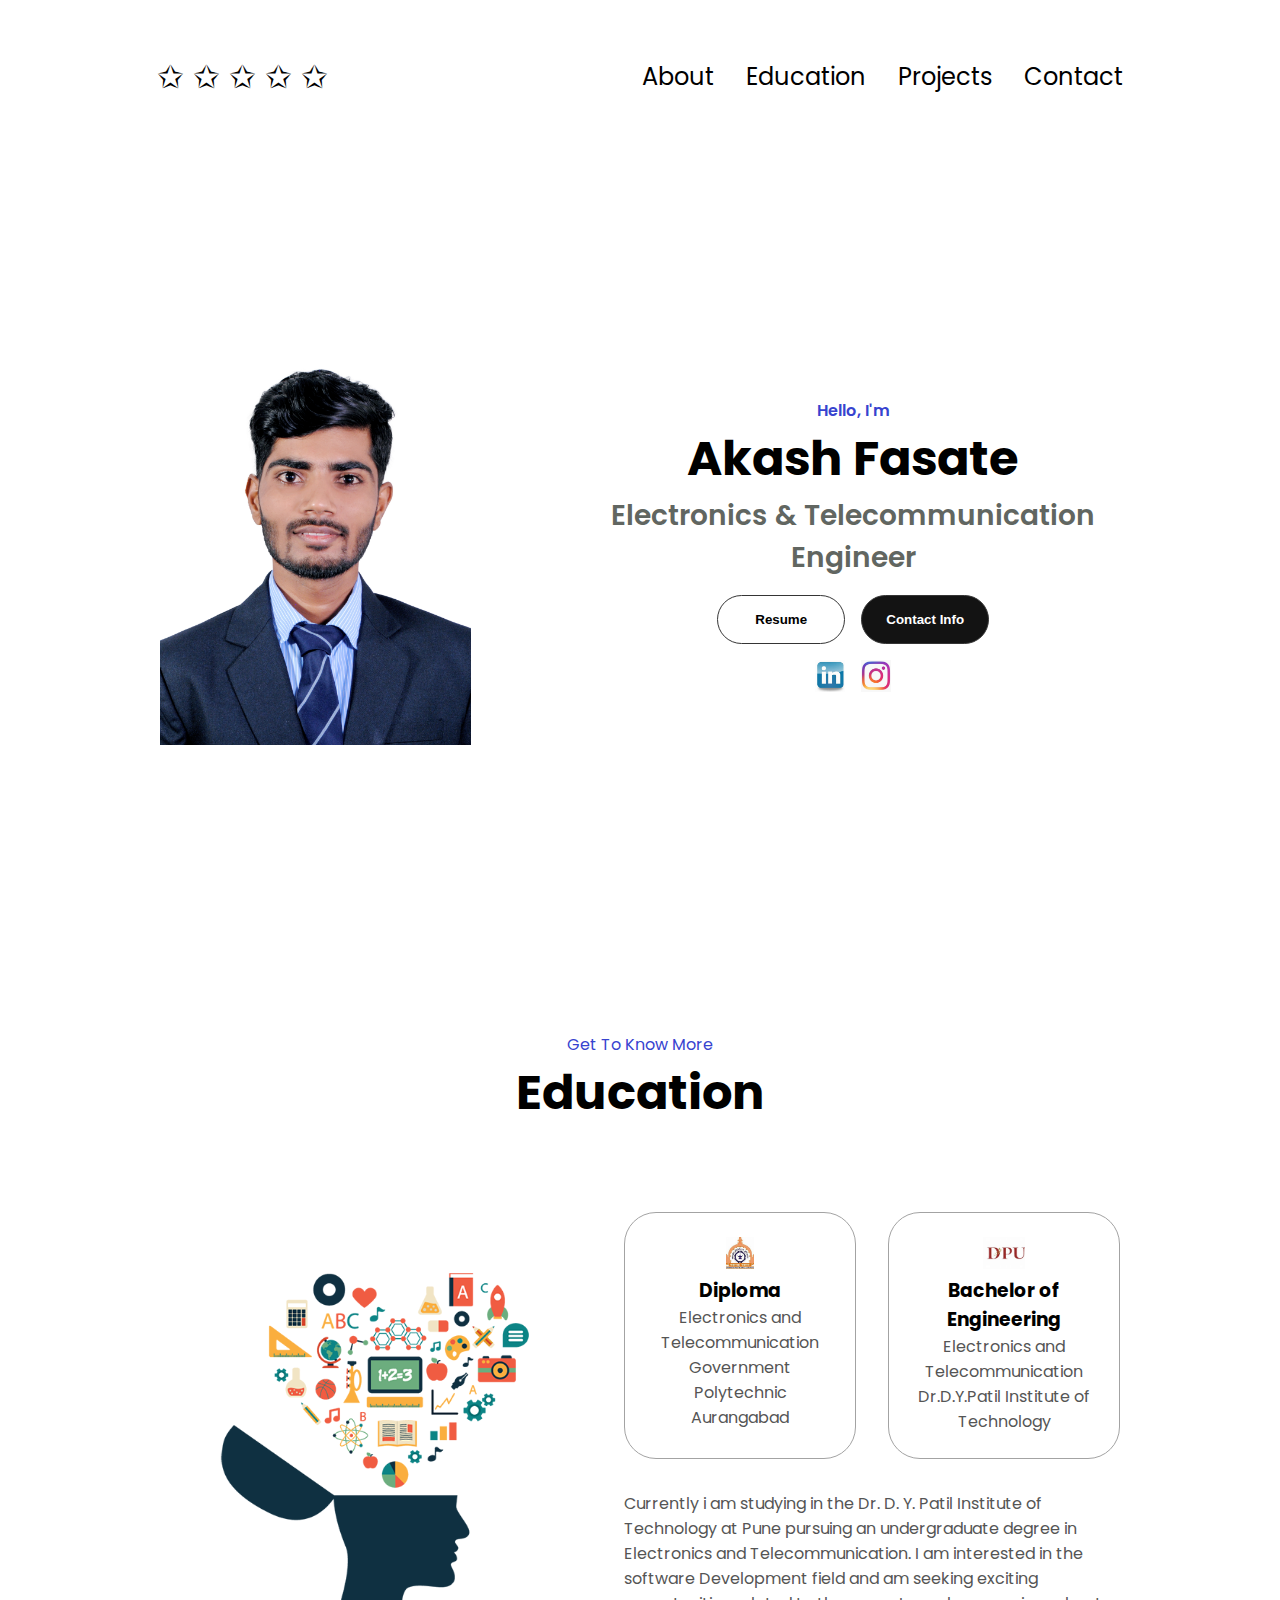
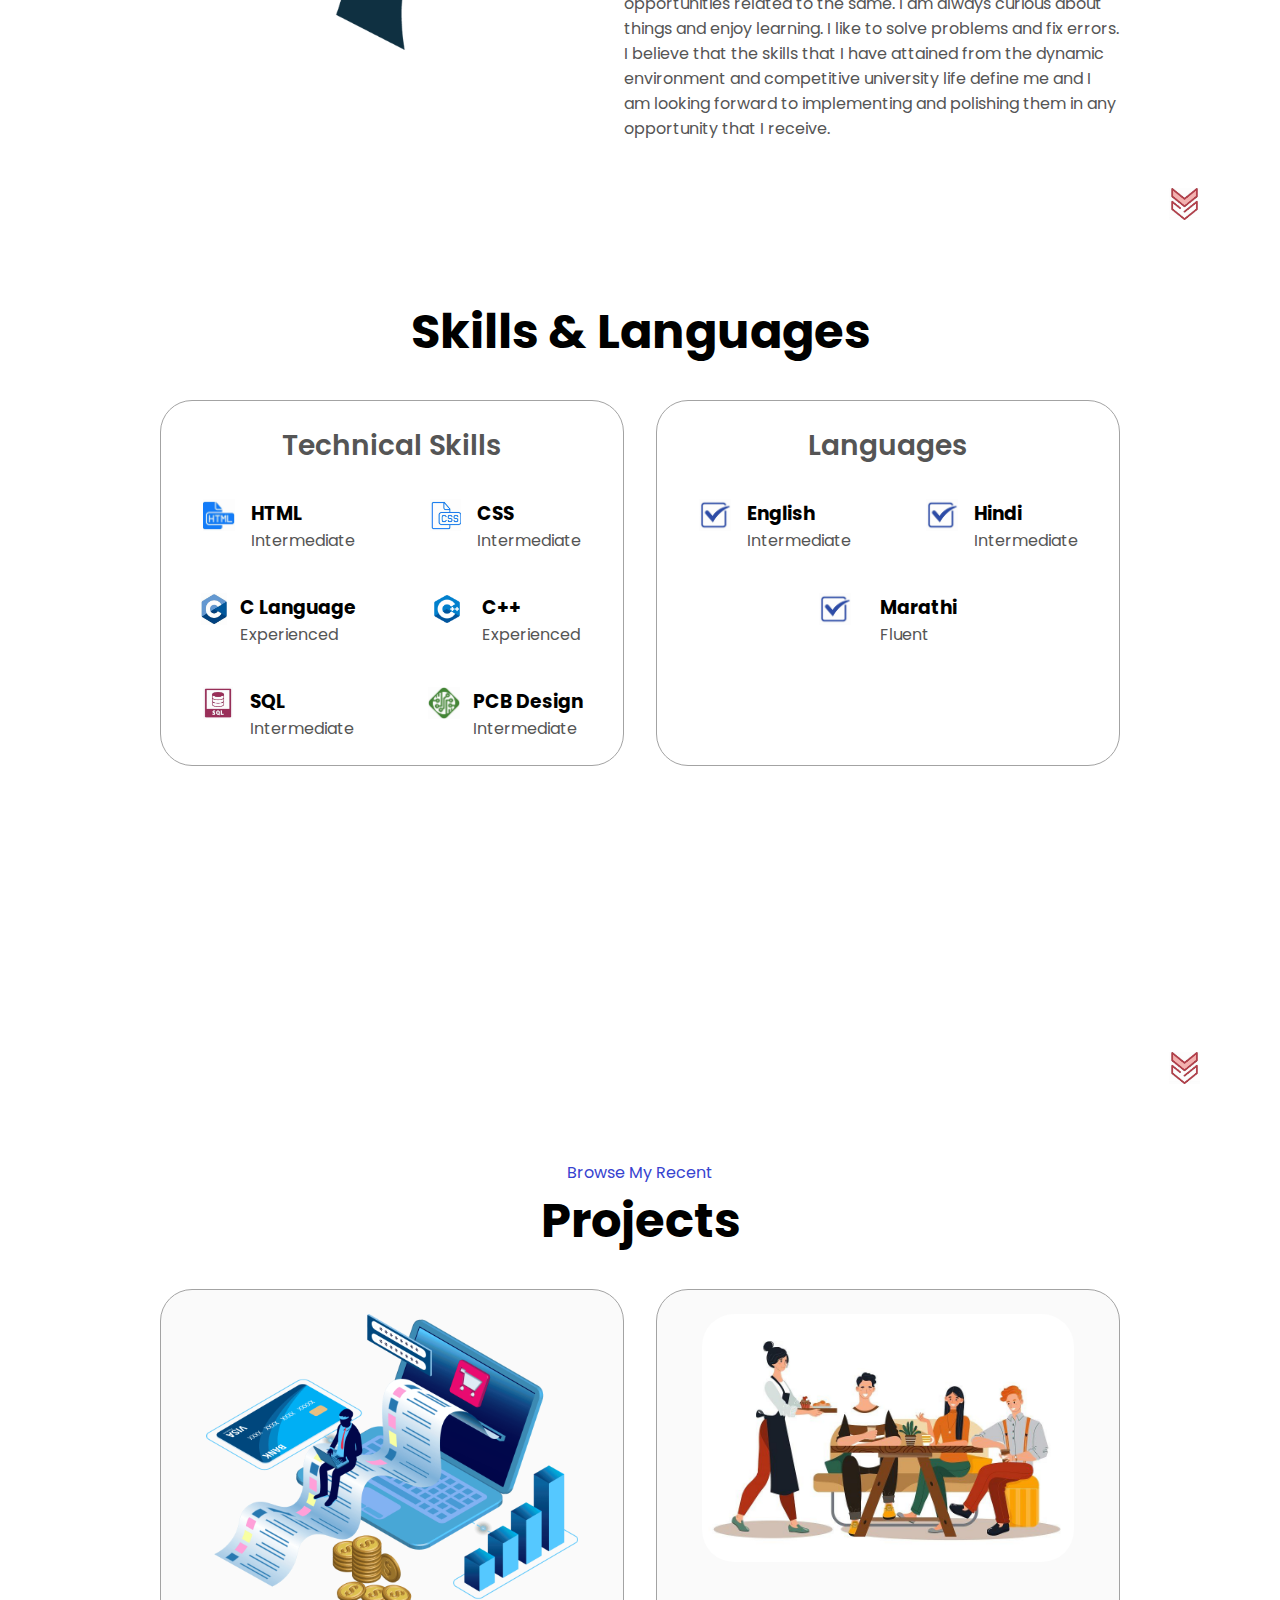
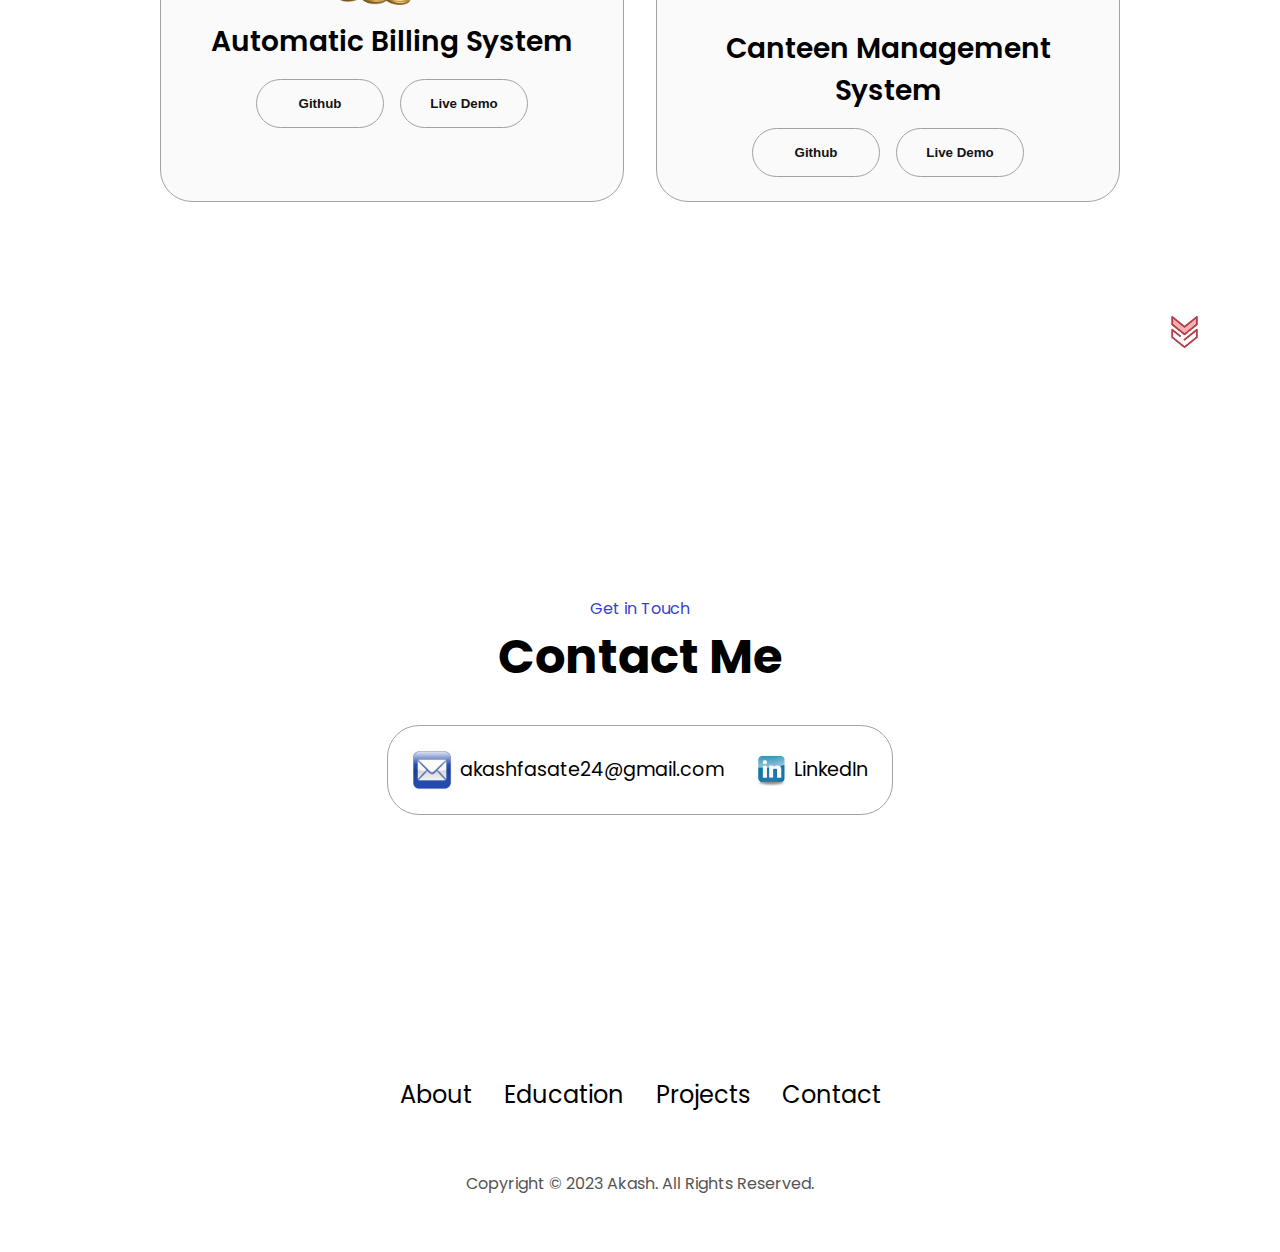
<file: index.html>
<!DOCTYPE html>
<html lang="en">
  <head>
    <meta charset="UTF-8" />
    <meta http-equiv="X-UA-Compatible" content="IE=edge" />
    <link rel="shortcut icon" href="Akash photo.jpg" type="image/x-icon">
    <meta name="viewport" content="width=device-width, initial-scale=1.0" />
    <title>Akash Fasate</title>
    <link rel="stylesheet" href="style.css" />
    <link rel="stylesheet" href="mediaqueries.css" />
  </head>
  <body>
    <nav id="desktop-nav">
      <div class="logo"> &#10025  &#10025 &#10025 &#10025 &#10025</div>
      <div>
        <ul class="nav-links">
          <li><a href="#about">About</a></li>
          <li><a href="#experience">Education</a></li>
          <li><a href="#projects">Projects</a></li>
          <li><a href="#contact">Contact</a></li>
        </ul>
      </div>
    </nav>
    <nav id="hamburger-nav">
      <div class="logo">&#10025  &#10025 &#10025 &#10025 &#10025</div>
      <div class="hamburger-menu">
        <div class="hamburger-icon" onclick="toggleMenu()">
          <span></span>
          <span></span>
          <span></span>
        </div>
        <div class="menu-links">
          <li><a href="#about" onclick="toggleMenu()">About</a></li>
          <li><a href="#experience" onclick="toggleMenu()">Experience</a></li>
          <li><a href="#projects" onclick="toggleMenu()">Projects</a></li>
          <li><a href="#contact" onclick="toggleMenu()">Contact</a></li>
        </div>
      </div>
    </nav>
    <section id="profile">
      <div class="section__pic-container">
        <img src="Akash photo.jpg" alt="Akash profile picture" />
      </div>
      <div class="section__text">
        <p class="section_text_p1">Hello, I'm</p>
        <h1 class="title">Akash Fasate</h1>
        <p class="section_text_p2">Electronics & Telecommunication Engineer</p>
        <div class="btn-container">
          <button
            class="btn btn-color-2">
            <a href="Resume.html">Resume</a>
           
          </button>
          <button class="btn btn-color-1" onclick="location.href='./#contact'">
            Contact Info
          </button>
        </div>
        <div id="socials-container">
          <img
            src="linked in.jpeg"
            alt="My LinkedIn profile"
            class="icon"
            onclick="location.href='https://linkedin.com/'"
          />
          <img
            src="insta.jpeg"
            alt="My insta profile"
            class="icon"
            onclick="location.href='https://instagram.com/_akash_fasate_24?utm_source=qr&igshid=NGExMmI2YTkyZg%3D%3D'"
          />
        </div>
      </div>
    </section>
    <section id="about">
      <p class="section_text_p1">Get To Know More</p>
      <h1 class="title">Education</h1>
      <div class="section-container">
        <div class="section__pic-container">
          <img
            src="main.png"
            alt="eduaction picture"
            class="about-pic"
          />
        </div>
        <div class="about-details-container">
          <div class="about-containers">
            <div class="details-container">
              <img
                src="gpa.jpeg"
                alt="Experience icon"
                class="icon"
              />
              <h3>Diploma</h3>
              <p>Electronics and Telecommunication<br />Government Polytechnic Aurangabad</p>
            </div>
            <div class="details-container">
              <img
                src="dpu.jpeg"
                alt="Education icon"
                class="icon"
              />
              <h3>Bachelor of Engineering</h3>
              <p>Electronics and Telecommunication<br />Dr.D.Y.Patil Institute of Technology</p>
            </div>
          </div>
          <div class="text-container">
            <p>
                Currently i am studying in the Dr. D. Y. Patil Institute of Technology at Pune  pursuing an undergraduate degree in Electronics and Telecommunication. I am interested in the software Development field and am seeking exciting opportunities related to the same. I am always curious about things and enjoy learning. I like to solve problems and fix errors. I believe that the skills that I have attained from the dynamic environment and competitive university life define me and I am looking forward to implementing and polishing them in any opportunity that I receive.
            </p>
          </div>
        </div>
      </div>
      <img
        src="arrow.jpeg"
        alt="Arrow icon"
        class="icon arrow"
        onclick="location.href='./#experience'"
      />
    </section>
    <section id="experience">
      <p class="section_text_p1"></p>
      <h1 class="title">Skills & Languages</h1>
      <div class="experience-details-container">
        <div class="about-containers">
          <div class="details-container">
            <h2 class="experience-sub-title">Technical Skills</h2>
            <div class="article-container">
              <article>
                <img
                  src="html.jpeg"
                  alt="html icon"
                  class="icon"
                />
                <div>
                  <h3>HTML</h3>
                  <p>Intermediate</p>
                </div>
              </article>
              <article>
                <img
                  src="css.jpeg"
                  alt="css icon"
                  class="icon"
                />
                <div>
                  <h3>CSS</h3>
                  <p>Intermediate</p>
                </div>
              </article>
              <article>
                <img
                  src="c.jpeg"
                  alt="c icon"
                  class="icon"
                />
                <div>
                  <h3>C Language</h3>
                  <p>Experienced</p>
                </div>
              </article>
              <article>
                <img
                  src="cpp.png"
                  alt="cpp icon"
                  class="icon"
                />
                <div>
                  <h3>C++</h3>
                  <p>Experienced</p>
                </div>
              </article>
              <article>
                <img
                  src="sql.jpeg"
                  alt="sql icon"
                  class="icon"
                />
                <div>
                  <h3>SQL</h3>
                  <p>Intermediate</p>
                </div>
              </article>
              <article>
                <img
                  src="pcb.jpeg"
                  alt="pcb"
                  class="icon"
                />
                <div>
                  <h3>PCB Design</h3>
                  <p>Intermediate</p>
                </div>
              </article>
            </div>
          </div>
          <div class="details-container">
            <h2 class="experience-sub-title">Languages</h2>
            <div class="article-container">
              <article>
                <img
                  src="right.jpeg"
                  alt="Experience icon"
                  class="icon"
                />
                <div>
                  <h3>English</h3>
                  <p>Intermediate</p>
                </div>
              </article>
              <article>
                <img
                  src="right.jpeg"
                  alt="Experience icon"
                  class="icon"
                />
                <div>
                  <h3>Hindi</h3>
                  <p>Intermediate</p>
                </div>
              </article>
              <article>
                <img
                  src="right.jpeg"
                  alt="Experience icon"
                  class="icon"
                />
                <div>
                  <h3>Marathi</h3>
                  <p>Fluent</p>
                </div>
              </article>
             
            </div>
          </div>
        </div>
      </div>
      <img
        src="arrow.jpeg"
        alt="Arrow icon"
        class="icon arrow"
        onclick="location.href='./#projects'"
      />
    </section>
    <section id="projects">
      <p class="section_text_p1">Browse My Recent</p>
      <h1 class="title">Projects</h1>
      <div class="experience-details-container">
        <div class="about-containers">
          <div class="details-container color-container">
            <div class="article-container">
              <img
                src="ak44.png"
                alt="Project 1"
                class="project-img"
              />
            </div>
            <h2 class="experience-sub-title project-title">Automatic Billing System</h2>
            <div class="btn-container">
              <button
                class="btn btn-color-2 project-btn"
                onclick="location.href='https://github.com/AkashFasate24'"
              >
                Github
              </button>
              <button
                class="btn btn-color-2 project-btn"
                onclick="location.href='https://github.com/AkashFasate24'"
              >
                Live Demo
              </button>
            </div>
          </div>
          <div class="details-container color-container">
            <div class="article-container">
              <img
                src="ak11.jpg"
                alt="Project 2"
                class="project-img"
              />
            </div>
            <br/>
            <br/>
            <h2 class="experience-sub-title project-title">Canteen Management System</h2>
            <div class="btn-container">
              <button
                class="btn btn-color-2 project-btn"
                onclick="location.href='https://github.com/AkashFasate24/Canteen-'"
              >
                Github
              </button>
              <button
                class="btn btn-color-2 project-btn"
                onclick="location.href='https://github.com/AkashFasate24/Canteen-'"
              >
                Live Demo
              </button>
            </div>
          </div>
         
        </div>
      </div>
      <img
        src="arrow.jpeg"
        alt="Arrow icon"
        class="icon arrow"
        onclick="location.href='./#projects'"
      />
    </section>
    <section id="contact">
      <p class="section_text_p1">Get in Touch</p>
      <h1 class="title">Contact Me</h1>
      <div class="contact-info-upper-container">
        <div class="contact-info-container">
          <img
            src="email.jpeg"
            alt="Email icon"
            class="icon contact-icon email-icon"
          />
          <p><a href="mailto:examplemail@gmail.com">akashfasate24@gmail.com</a></p>
        </div>
        <div class="contact-info-container">
          <img
            src="linked in.jpeg"
            alt="LinkedIn icon"
            class="icon contact-icon"
          />
          <p><a href="https://www.linkedin.com/in/akash-fasate-5a538923b">LinkedIn</a></p>
        </div>
      </div>
    </section>
    <footer>
      <nav>
        <div class="nav-links-container">
          <ul class="nav-links">
            <li><a href="#about">About</a></li>
            <li><a href="#experience">Education</a></li>
            <li><a href="#projects">Projects</a></li>
            <li><a href="#contact">Contact</a></li>
          </ul>
        </div>
      </nav>
      <p>Copyright &#169; 2023 Akash. All Rights Reserved.</p>
    </footer>
    <script src="script.js"></script>
  </body>
</html>
</file>
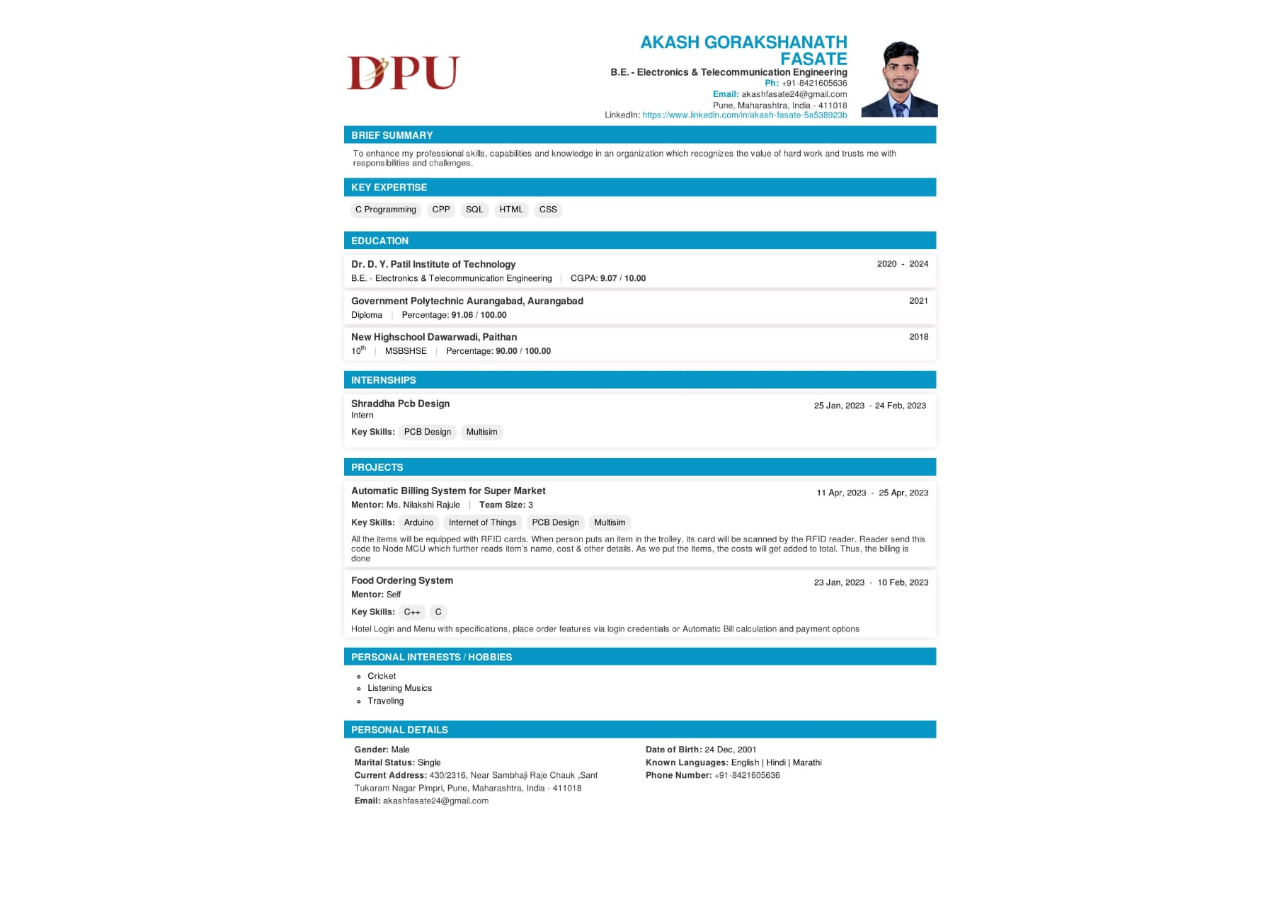
<file: Resume.html>
<!DOCTYPE html>
<html lang="en">
<head>
    <meta charset="UTF-8">
    <meta name="viewport" content="width=device-width, initial-scale=1.0">
    <title>Resume download</title>
    <style>
        *{
            padding: 0;
            margin: 0;
            box-sizing: border-box;
        }
        .res{
            display: flex;
            justify-content: center;
           
        }
        img{
            width: 50%;
            height: 50%;
        }
    </style>
</head>
<body>
    <div class="res">
       <img src="resume.jpg" alt="Resume of Akash">
    </div>
</body>
</html>
</file>
<file: style.css>
/* GENERAL */

@import url("https://fonts.googleapis.com/css2?family=Poppins:wght@300;400;500;600&display=swap");

* {
  margin: 0;
  padding: 0;
}

body {
  font-family: "Poppins", sans-serif;
  
}

html {
  scroll-behavior: smooth;
}

p {
  color: rgb(85, 85, 85);
}

/* TRANSITION */

a,
.btn {
  transition: all 300ms ease;
}

/* DESKTOP NAV */

nav,
.nav-links {
  display: flex;
}

nav {
  justify-content: space-around;
  align-items: center;
  height: 17vh;
}

.nav-links {
  gap: 2rem;
  list-style: none;
  font-size: 1.5rem;
}

a {
  color: black;
  text-decoration: none;
  text-decoration-color: white;
}

a:hover {
  color: rgba(87, 90, 215, 0.899);
  text-decoration: underline;
  text-underline-offset: 1rem;
  text-decoration-color: rgb(240, 6, 6);
}

.logo {
  font-size: 2rem;
  
}

.logo:hover {
  cursor: default;
  color: rgba(226, 68, 20, 0.899);
}

/* HAMBURGER MENU */

#hamburger-nav {
  display: none;
}

.hamburger-menu {
  position: relative;
  display: inline-block;
}

.hamburger-icon {
  display: flex;
  flex-direction: column;
  justify-content: space-between;
  height: 24px;
  width: 30px;
  cursor: pointer;
}

.hamburger-icon span {
  width: 100%;
  height: 2px;
  background-color: black;
  transition: all 0.3 ease-in-out;
}

.menu-links {
  position: absolute;
  top: 100%;
  right: 0;
  background-color: white;
  width: fit-content;
  max-height: 0;
  overflow: hidden;
  transition: all 0.3 ease-in-out;
}

.menu-links a {
  display: block;
  padding: 10px;
  text-align: center;
  font-size: 1.5rem;
  color: black;
  text-decoration: none;
  transition: all 0.3 ease-in-out;
}

.menu-links li {
  list-style: none;
}

.menu-links.open {
  max-height: 300px;
}

.hamburger-icon.open span:first-child {
  transform: rotate(45deg) translate(10px, 5px);
}

.hamburger-icon.open span:nth-child(2) {
  opacity: 0;
}

.hamburger-icon.open span:last-child {
  transform: rotate(-45deg) translate(10px, -5px);
}

.hamburger-icon span:first-child {
  transform: none;
}

.hamburger-icon span:first-child {
  opacity: 1;
}

.hamburger-icon span:first-child {
  transform: none;
}

/* SECTIONS */

section {
  padding-top: 4vh;
  height: 96vh;
  margin: 0 10rem;
  box-sizing: border-box;
  min-height: fit-content;
}

.section-container {
  display: flex;
}

/* PROFILE SECTION */

#profile {
  display: flex;
  justify-content: center;
  gap: 5rem;
  height: 80vh;
}

.section__pic-container {
  display: flex;
  height: 400px;
  width: 400px;
  margin: auto 0;
  
}

.section__text {
  align-self: center;
  text-align: center;
}

.section__text p {
  font-weight: 600;
}

.section_text_p1 {
  text-align: center;
  color: rgb(55, 67, 207);
}

.section_text_p2 {
  font-size: 1.75rem;
  margin-bottom: 1rem;
  color: rgb(97, 102, 97);
}

.title {
  font-size: 3rem;
  text-align: center;
}

#socials-container {
  display: flex;
  justify-content: center;
  margin-top: 1rem;
  gap: 1rem;
}

/* ICONS */

.icon {
  cursor: pointer;
  height: 2rem;
}

/* BUTTONS */

.btn-container {
  display: flex;
  justify-content: center;
  gap: 1rem;
}

.btn {
  font-weight: 600;
  transition: all 300ms ease;
  padding: 1rem;
  width: 8rem;
  border-radius: 2rem;
}

.btn-color-1,
.btn-color-2 {
  border: rgb(53, 53, 53) 0.1rem solid;
}

.btn-color-1:hover,
.btn-color-2:hover {
  cursor: pointer;
  
}

.btn-color-1,
.btn-color-2:hover {
  background: rgb(19, 19, 19);
  color: white;
  
}

.btn-color-1:hover {
  background: rgb(0, 0, 0);
}

.btn-color-2 {
  background: none;
}

.btn-color-2:hover {
  border: rgb(255, 255, 255) 0.1rem solid;
}

.btn-container {
  gap: 1rem;
}

/* ABOUT SECTION */

#about {
  position: relative;
}

.about-containers {
  gap: 2rem;
  margin-bottom: 2rem;
  margin-top: 2rem;
}

.about-details-container {
  justify-content: center;
  flex-direction: column;
}

.about-containers,
.about-details-container {
  display: flex;
}

.about-pic {
  border-radius: 2rem;
  
}

.arrow {
  position: absolute;
  right: -5rem;
  bottom: 2.5rem;
}

.details-container {
  padding: 1.5rem;
  flex: 1;
  background: white;
  border-radius: 2rem;
  border: rgb(53, 53, 53) 0.1rem solid;
  border-color: rgb(163, 163, 163);
  text-align: center;
}

.section-container {
  gap: 4rem;
  height: 80%;
}

.section__pic-container {
  height: 400px;
  width: 400px;
  margin: auto 0;
}

/* EXPERIENCE SECTION */

#experience {
  position: relative;
}

.experience-sub-title {
  color: rgb(85, 85, 85);
  font-weight: 600;
  font-size: 1.75rem;
  margin-bottom: 2rem;
  display: flex;
  flex-direction: column;

}

.experience-details-container {
  display: flex;
  justify-content: center;
  flex-direction: column;
}

.article-container {
  display: flex;
  text-align: initial;
  flex-wrap: wrap;
  flex-direction: row;
  gap: 2.5rem;
  justify-content: space-around;
}

article {
  display: flex;
  width: 10rem;
  justify-content: space-around;
  gap: 0.5rem;
}

article .icon {
  cursor: default;
}


/* PROJECTS SECTION */

#projects {
  position: relative;
}

.color-container {
  border-color: rgb(163, 163, 163);
  background: rgb(250, 250, 250);
}

.project-img {
  border-radius: 2rem;
  width: 90%;
  height: 90%;
}

.project-title {
  margin: 1rem;
  color: black;
}

.project-btn {
  color: rgb(19, 19, 20);
  border-color: rgb(163, 163, 163);
}

/* CONTACT */

#contact {
  display: flex;
  justify-content: center;
  flex-direction: column;
  height: 70vh;
}

.contact-info-upper-container {
  display: flex;
  justify-content: center;
  border-radius: 2rem;
  border: rgb(53, 53, 53) 0.1rem solid;
  border-color: rgb(163, 163, 163);
  background: (250, 250, 250);
  margin: 2rem auto;
  padding: 0.5rem;
}

.contact-info-container {
  display: flex;
  align-items: center;
  justify-content: center;
  gap: 0.5rem;
  margin: 1rem;
}

.contact-info-container p {
  font-size: larger;
}

.contact-icon {
  cursor: default;
}

.email-icon {
  height: 2.5rem;
}

/* FOOTER SECTION */

footer {
  height: 26vh;
  margin: 0 1rem;
}

footer p {
  text-align: center;
}
</file>
<file: mediaqueries.css>
@media screen and (max-width: 1400px) {
    #profile {
      height: 83vh;
      margin-bottom: 6rem;
    }
    .about-containers {
      flex-wrap: wrap;
    }
  }
  
  @media screen and (max-width: 1200px) {
    #desktop-nav {
      display: none;
    }
    #hamburger-nav {
      display: flex;
    }
    #experience,
    .experience-details-container {
      margin-top: 2rem;
    }
    #profile,
    .section-container {
      display: block;
    }
    .arrow {
      display: none;
    }
    section,
    .section-container {
      height: fit-content;
    }
    section {
      margin: 0 5%;
    }
    .section__pic-container {
      width: 275px;
      height: 275px;
      margin: 0 auto 2rem;
    }
    .about-containers {
      margin-top: 0;
    }
  }
  
  @media screen and (max-width: 600px) {
    #contact,
    footer {
      height: 40vh;
    }
    #profile {
      height: 83vh;
      margin-bottom: 0;
    }
    article {
      font-size: 1rem;
    }
    footer nav {
      height: fit-content;
      margin-bottom: 2rem;
    }
    .about-containers,
    .contact-info-upper-container,
    .btn-container {
      flex-wrap: wrap;
    }
    .contact-info-container {
      margin: 0;
    }
    .contact-info-container p,
    .nav-links li a {
      font-size: 1rem;
    }
    .experience-sub-title {
      font-size: 1.25rem;
    }
    .logo {
      font-size: 1.5rem;
    }
    .nav-links {
      flex-direction: column;
      gap: 0.5rem;
      text-align: center;
    }
    .section__pic-container {
      width: auto;
      height: 46vw;
      justify-content: center;
    }
    .section_text_p2 {
      font-size: 1.25rem;
    }
    .title {
      font-size: 2rem;
    }
    .text-container {
      text-align: justify;
    }
  }
</file>
